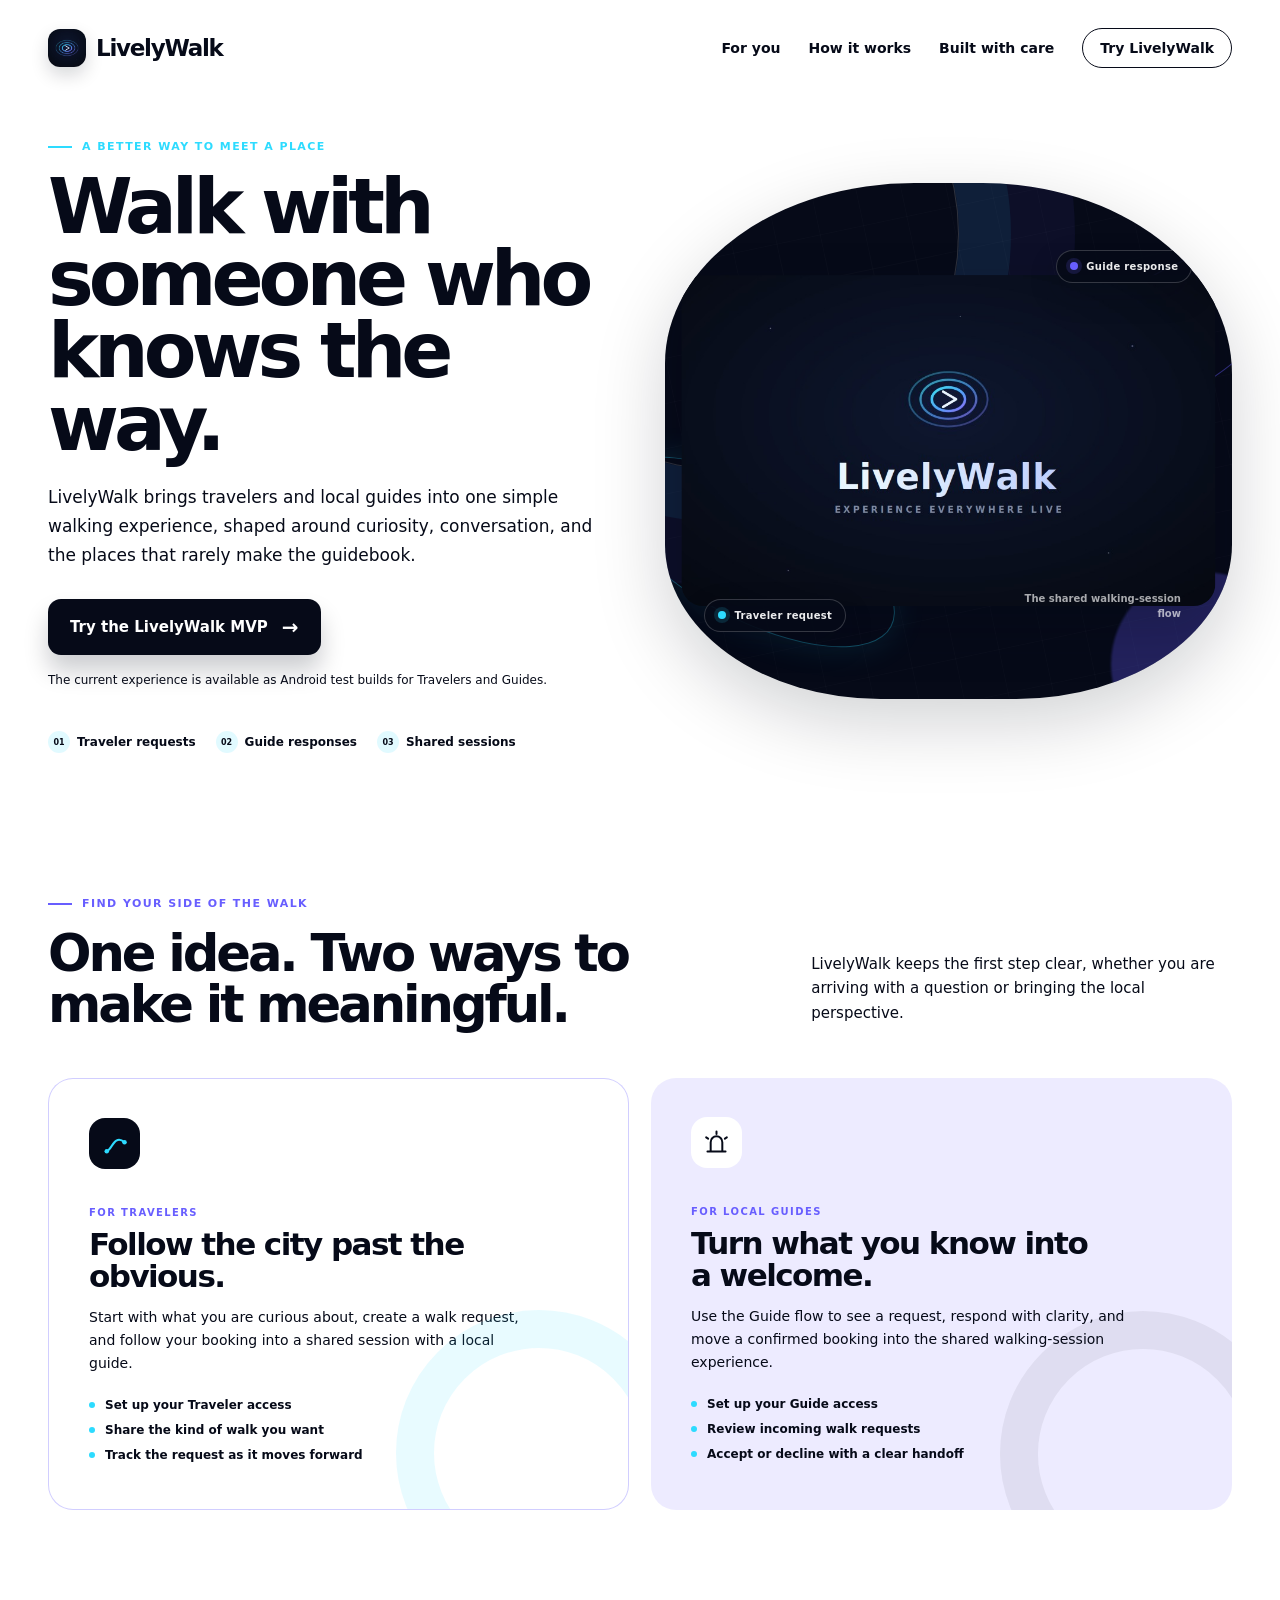
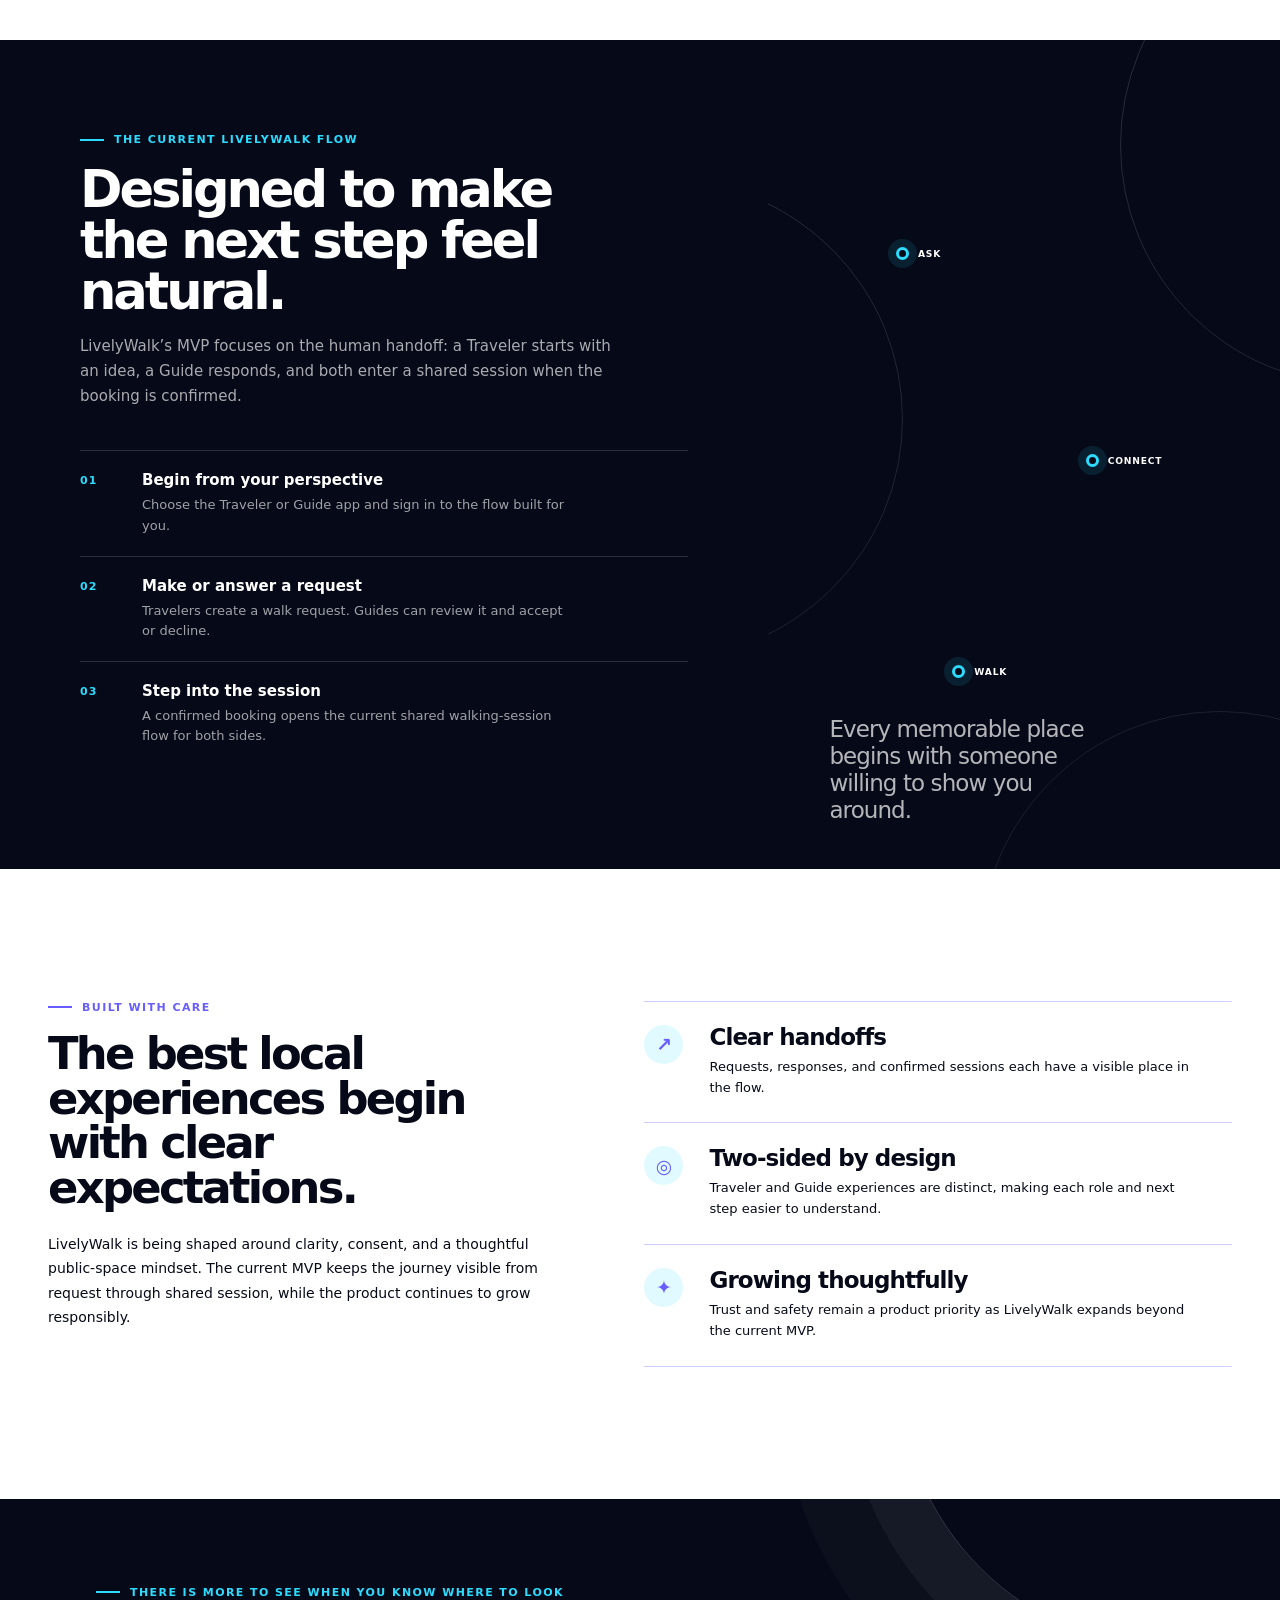
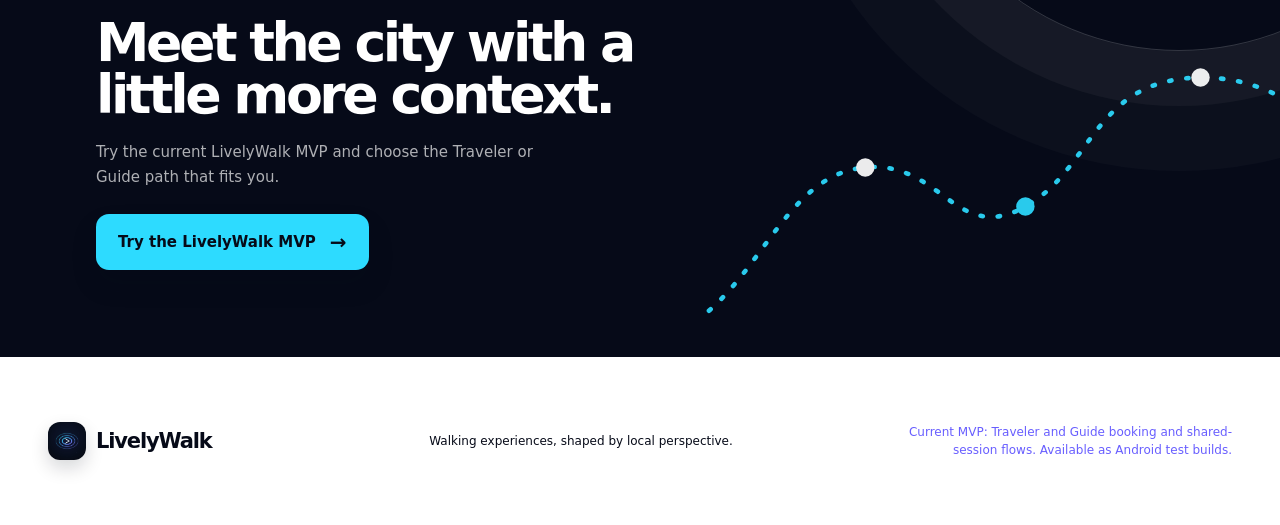
<file: index.html>
<!doctype html>
<html lang="en">
  <head>
    <meta charset="utf-8" />
    <meta name="viewport" content="width=device-width, initial-scale=1" />
    <meta name="description" content="LivelyWalk connects travelers with local guides for shared walking experiences." />
    <meta name="theme-color" content="#060a18" />
    <link rel="icon" href="assets/livelywalk-icon.jpg" type="image/jpeg" />
    <title>LivelyWalk — Walk with someone who knows the way</title>
    <link rel="stylesheet" href="styles.css" />
  </head>
  <body>
    <a class="skip-link" href="#main">Skip to content</a>
    <div class="site-shell">
      <header class="site-header">
        <a class="brand" href="#top" aria-label="LivelyWalk home">
          <img class="brand-icon" src="assets/livelywalk-icon.jpg" alt="" width="48" height="48" />
          <span>LivelyWalk</span>
        </a>
        <button class="menu-toggle" type="button" aria-expanded="false" aria-controls="site-nav">
          <span class="sr-only">Open navigation</span>
          <span></span><span></span>
        </button>
        <nav id="site-nav" class="site-nav" aria-label="Primary navigation">
          <a href="#paths">For you</a>
          <a href="#how-it-works">How it works</a>
          <a href="#trust">Built with care</a>
          <a class="nav-cta" href="https://rendezvous-livewalk-apks.webpeter.com">Try LivelyWalk</a>
        </nav>
      </header>

      <main id="main">
        <section id="top" class="hero" aria-labelledby="hero-title">
          <div class="hero-copy">
            <p class="eyebrow"><span></span> A better way to meet a place</p>
            <h1 id="hero-title">Walk with someone who knows the way.</h1>
            <p class="hero-lede">LivelyWalk brings travelers and local guides into one simple walking experience, shaped around curiosity, conversation, and the places that rarely make the guidebook.</p>
            <div class="hero-actions">
              <a class="button button-primary" href="https://rendezvous-livewalk-apks.webpeter.com">Try the LivelyWalk MVP <span aria-hidden="true">→</span></a>
            </div>
            <p class="hero-note">The current experience is available as Android test builds for Travelers and Guides.</p>
            <div class="hero-proof" aria-label="Current LivelyWalk MVP capabilities">
              <span><i aria-hidden="true">01</i> Traveler requests</span>
              <span><i aria-hidden="true">02</i> Guide responses</span>
              <span><i aria-hidden="true">03</i> Shared sessions</span>
            </div>
          </div>

          <div class="hero-art">
            <div class="art-grid" aria-hidden="true"></div>
            <div class="brand-orbit orbit-one" aria-hidden="true"></div>
            <div class="brand-orbit orbit-two" aria-hidden="true"></div>
            <img class="hero-wordmark" src="assets/livelywalk-wordmark.jpg" alt="LivelyWalk — Experience everywhere live" width="900" height="560" />
            <div class="hero-signal signal-traveler" aria-hidden="true"><span></span> Traveler request</div>
            <div class="hero-signal signal-guide" aria-hidden="true"><span></span> Guide response</div>
            <div class="hero-caption" aria-hidden="true">The shared walking-session flow</div>
          </div>
        </section>

        <section id="paths" class="paths section" aria-labelledby="paths-title">
          <div class="section-heading split-heading">
            <div>
              <p class="eyebrow eyebrow-dark"><span></span> Find your side of the walk</p>
              <h2 id="paths-title">One idea. Two ways to make it meaningful.</h2>
            </div>
            <p>LivelyWalk keeps the first step clear, whether you are arriving with a question or bringing the local perspective.</p>
          </div>
          <div class="path-grid">
            <article class="path-card traveler-card">
              <div class="path-card-icon" aria-hidden="true">
                <svg viewBox="0 0 48 48"><path d="M12 36c7-2.5 8.7-15 17-17.5 4.3-1.3 7.2.8 10.5 3.7" fill="none" stroke="currentColor" stroke-width="3.4" stroke-linecap="round"/><circle cx="12" cy="36" r="3.5" fill="currentColor"/><circle cx="39.5" cy="22.2" r="3.5" fill="currentColor"/></svg>
              </div>
              <p class="path-kicker">For travelers</p>
              <h3>Follow the city past the obvious.</h3>
              <p>Start with what you are curious about, create a walk request, and follow your booking into a shared session with a local guide.</p>
              <ul>
                <li>Set up your Traveler access</li>
                <li>Share the kind of walk you want</li>
                <li>Track the request as it moves forward</li>
              </ul>
            </article>
            <article class="path-card guide-card">
              <div class="path-card-icon" aria-hidden="true">
                <svg viewBox="0 0 48 48"><path d="M15 38V23.5a9 9 0 0 1 18 0V38M10 38h28M24 7v4M8 16l3 2M40 16l-3 2" fill="none" stroke="currentColor" stroke-width="3.1" stroke-linecap="round"/></svg>
              </div>
              <p class="path-kicker">For local guides</p>
              <h3>Turn what you know into a welcome.</h3>
              <p>Use the Guide flow to see a request, respond with clarity, and move a confirmed booking into the shared walking-session experience.</p>
              <ul>
                <li>Set up your Guide access</li>
                <li>Review incoming walk requests</li>
                <li>Accept or decline with a clear handoff</li>
              </ul>
            </article>
          </div>
        </section>

        <section id="how-it-works" class="how-it-works" aria-labelledby="how-title">
          <div class="how-panel">
            <div class="section-heading section-heading-light">
              <p class="eyebrow"><span></span> The current LivelyWalk flow</p>
              <h2 id="how-title">Designed to make the next step feel natural.</h2>
              <p>LivelyWalk’s MVP focuses on the human handoff: a Traveler starts with an idea, a Guide responds, and both enter a shared session when the booking is confirmed.</p>
            </div>
            <ol class="steps">
              <li>
                <span class="step-number">01</span>
                <div><h3>Begin from your perspective</h3><p>Choose the Traveler or Guide app and sign in to the flow built for you.</p></div>
              </li>
              <li>
                <span class="step-number">02</span>
                <div><h3>Make or answer a request</h3><p>Travelers create a walk request. Guides can review it and accept or decline.</p></div>
              </li>
              <li>
                <span class="step-number">03</span>
                <div><h3>Step into the session</h3><p>A confirmed booking opens the current shared walking-session flow for both sides.</p></div>
              </li>
            </ol>
          </div>
          <div class="how-aside" aria-hidden="true">
            <div class="side-line line-one"></div><div class="side-line line-two"></div><div class="side-line line-three"></div>
            <div class="waypoint waypoint-one"><span></span><small>Ask</small></div>
            <div class="waypoint waypoint-two"><span></span><small>Connect</small></div>
            <div class="waypoint waypoint-three"><span></span><small>Walk</small></div>
            <p>Every memorable place begins with someone willing to show you around.</p>
          </div>
        </section>

        <section id="trust" class="trust section" aria-labelledby="trust-title">
          <div class="trust-intro">
            <p class="eyebrow eyebrow-dark"><span></span> Built with care</p>
            <h2 id="trust-title">The best local experiences begin with clear expectations.</h2>
            <p>LivelyWalk is being shaped around clarity, consent, and a thoughtful public-space mindset. The current MVP keeps the journey visible from request through shared session, while the product continues to grow responsibly.</p>
          </div>
          <div class="trust-grid">
            <article><span class="trust-icon" aria-hidden="true">↗</span><h3>Clear handoffs</h3><p>Requests, responses, and confirmed sessions each have a visible place in the flow.</p></article>
            <article><span class="trust-icon" aria-hidden="true">◎</span><h3>Two-sided by design</h3><p>Traveler and Guide experiences are distinct, making each role and next step easier to understand.</p></article>
            <article><span class="trust-icon" aria-hidden="true">✦</span><h3>Growing thoughtfully</h3><p>Trust and safety remain a product priority as LivelyWalk expands beyond the current MVP.</p></article>
          </div>
        </section>

        <section class="closing" aria-labelledby="closing-title">
          <div class="closing-copy">
            <p class="eyebrow"><span></span> There is more to see when you know where to look</p>
            <h2 id="closing-title">Meet the city with a little more context.</h2>
            <p>Try the current LivelyWalk MVP and choose the Traveler or Guide path that fits you.</p>
            <a class="button button-gold" href="https://rendezvous-livewalk-apks.webpeter.com">Try the LivelyWalk MVP <span aria-hidden="true">→</span></a>
          </div>
          <svg class="closing-art" viewBox="0 0 500 275" aria-hidden="true">
            <path d="M-20 250c69-39 89-136 160-142 67-6 78 68 139 34 59-33 59-111 152-112 34 0 59 9 89 28" fill="none" stroke="#2DDBFF" stroke-width="4" stroke-linecap="round" stroke-dasharray="2 13"/>
            <circle cx="140" cy="108" r="8" fill="#FFFFFF"/><circle cx="279" cy="142" r="8" fill="#2DDBFF"/><circle cx="431" cy="30" r="8" fill="#FFFFFF"/>
          </svg>
        </section>
      </main>

      <footer class="site-footer">
        <a class="brand footer-brand" href="#top" aria-label="Back to LivelyWalk home"><img class="brand-icon" src="assets/livelywalk-icon.jpg" alt="" width="48" height="48" /><span>LivelyWalk</span></a>
        <p>Walking experiences, shaped by local perspective.</p>
        <p class="footer-note">Current MVP: Traveler and Guide booking and shared-session flows. Available as Android test builds.</p>
      </footer>
    </div>
    <script>
      const button = document.querySelector('.menu-toggle');
      const nav = document.querySelector('.site-nav');
      button.addEventListener('click', () => {
        const open = button.getAttribute('aria-expanded') === 'true';
        button.setAttribute('aria-expanded', String(!open));
        nav.classList.toggle('is-open', !open);
      });
      nav.querySelectorAll('a').forEach((link) => link.addEventListener('click', () => {
        button.setAttribute('aria-expanded', 'false');
        nav.classList.remove('is-open');
      }));
    </script>
  </body>
</html>
</file>
<file: styles.css>
:root {
  --midnight-navy: #060a18;
  --electric-cyan: #2ddbff;
  --blue-violet: #685eff;
  --white: #ffffff;
  --ink: var(--midnight-navy);
  --ink-soft: var(--midnight-navy);
  --cream: var(--white);
  --sand: var(--white);
  --line: var(--blue-violet);
  --muted: var(--midnight-navy);
  --gold: var(--electric-cyan);
  --gold-deep: var(--blue-violet);
  --shadow: 0 24px 72px rgba(6, 10, 24, .18);
  --serif: 'Avenir Next', 'Segoe UI', ui-sans-serif, system-ui, sans-serif;
  --sans: Inter, ui-sans-serif, system-ui, -apple-system, BlinkMacSystemFont, 'Segoe UI', sans-serif;
}

* { box-sizing: border-box; }
html { scroll-behavior: smooth; }
body { margin: 0; background: var(--cream); color: var(--ink); font-family: var(--sans); -webkit-font-smoothing: antialiased; }
a { color: inherit; }
button { font: inherit; }

.skip-link { position: fixed; left: 16px; top: -60px; z-index: 30; padding: 12px 16px; border-radius: 10px; background: var(--gold); color: var(--ink); font-weight: 800; transition: top .2s ease; }
.skip-link:focus { top: 16px; }
.sr-only { clip: rect(0, 0, 0, 0); clip-path: inset(50%); height: 1px; overflow: hidden; position: absolute; white-space: nowrap; width: 1px; }
.site-shell { overflow: hidden; }

.site-header { width: min(1184px, calc(100% - 48px)); height: 96px; margin: 0 auto; display: flex; align-items: center; justify-content: space-between; position: relative; z-index: 10; }
.brand { display: inline-flex; align-items: center; gap: 10px; color: var(--ink); font-family: var(--serif); font-size: 23px; font-weight: 800; letter-spacing: -.055em; text-decoration: none; }
.brand-icon { width: 38px; height: 38px; border-radius: 12px; box-shadow: 0 8px 18px rgba(6, 10, 24, .16); object-fit: cover; }
.site-nav { display: flex; align-items: center; gap: 28px; font-size: 14px; font-weight: 700; }
.site-nav > a:not(.nav-cta) { color: var(--ink); text-decoration: none; transition: color .2s ease; }
.site-nav > a:not(.nav-cta):hover, .site-nav > a:not(.nav-cta):focus { color: var(--ink); }
.nav-cta { padding: 11px 17px; border: 1px solid var(--ink); border-radius: 999px; color: var(--ink); text-decoration: none; transition: background .2s ease, color .2s ease; }
.nav-cta:hover, .nav-cta:focus { background: var(--ink); color: var(--cream); }
.menu-toggle { display: none; border: 0; padding: 8px; background: transparent; color: var(--ink); cursor: pointer; }
.menu-toggle span:not(.sr-only) { display: block; width: 24px; height: 2px; margin: 5px 0; background: currentColor; }

.hero { width: min(1184px, calc(100% - 48px)); min-height: 638px; margin: 0 auto 112px; display: grid; grid-template-columns: minmax(0, 1.01fr) minmax(420px, .99fr); align-items: center; gap: 38px; }
.hero-copy { max-width: 626px; padding: 44px 0 32px; position: relative; z-index: 2; }
.eyebrow { margin: 0 0 18px; display: flex; align-items: center; gap: 10px; color: var(--gold); font-size: 11px; font-weight: 850; letter-spacing: .13em; text-transform: uppercase; }
.eyebrow span { width: 24px; height: 2px; background: currentColor; }
.eyebrow-dark { color: var(--gold-deep); }
h1, h2, h3, p { margin-top: 0; }
h1 { max-width: 590px; margin-bottom: 23px; font-family: var(--serif); font-size: clamp(3.2rem, 6vw, 5.35rem); line-height: .94; letter-spacing: -.065em; font-weight: 700; }
.hero-lede { max-width: 556px; margin-bottom: 30px; color: var(--ink); font-size: 17px; line-height: 1.7; }
.button { display: inline-flex; align-items: center; justify-content: center; gap: 14px; min-height: 56px; padding: 15px 22px; border-radius: 13px; font-size: 15px; font-weight: 850; text-decoration: none; transition: transform .2s ease, box-shadow .2s ease, background .2s ease; }
.button:hover, .button:focus { transform: translateY(-2px); }
.button-primary { background: var(--ink); color: var(--cream); box-shadow: 0 16px 24px rgba(6, 10, 24, .2); }
.button-primary:hover, .button-primary:focus { background: var(--blue-violet); box-shadow: 0 20px 28px rgba(6, 10, 24, .26); }
.button span { font-size: 20px; line-height: 1; }
.hero-note { margin: 16px 0 0; color: var(--muted); font-size: 12px; line-height: 1.5; }
.hero-proof { display: flex; flex-wrap: wrap; gap: 10px 20px; margin-top: 42px; color: var(--ink); font-size: 12px; font-weight: 750; }
.hero-proof span { display: inline-flex; align-items: center; gap: 7px; }
.hero-proof i { width: 22px; height: 22px; display: inline-grid; place-items: center; border-radius: 50%; background: rgba(45,219,255,.14); color: var(--ink); font-size: 8px; font-style: normal; }

.hero-art { min-height: 516px; position: relative; isolation: isolate; border-radius: 44% 44% 38% 38% / 35% 37% 30% 30%; background: var(--ink); box-shadow: var(--shadow); overflow: hidden; }
.hero-art::before { content: ''; position: absolute; width: 470px; height: 470px; left: -178px; top: -185px; border: 1px solid rgba(255,255,255,.16); border-radius: 50%; box-shadow: 0 0 0 52px rgba(45,219,255,.08), 0 0 0 116px rgba(104,94,255,.07); }
.hero-art::after { content: ''; position: absolute; width: 185px; height: 185px; right: -64px; bottom: -58px; border-radius: 50%; background: rgba(104,94,255,.3); filter: blur(1px); }
.art-grid { position: absolute; inset: 0; opacity: .2; background-image: linear-gradient(rgba(255,255,255,.1) 1px, transparent 1px), linear-gradient(90deg, rgba(255,255,255,.1) 1px, transparent 1px); background-size: 36px 36px; transform: rotate(-12deg) scale(1.23); }
.brand-orbit { position: absolute; z-index: 1; border: 1px solid rgba(45,219,255,.34); border-radius: 50%; pointer-events: none; }
.orbit-one { width: 318px; height: 134px; left: -73px; bottom: 80px; transform: rotate(28deg); box-shadow: 0 0 34px rgba(45,219,255,.12); }
.orbit-two { width: 285px; height: 120px; right: -80px; top: 92px; border-color: rgba(104,94,255,.46); transform: rotate(-32deg); }
.hero-wordmark { position: absolute; z-index: 2; width: min(94%, 560px); height: auto; left: 50%; top: 50%; transform: translate(-50%, -50%); border-radius: 22px; box-shadow: 0 22px 54px rgba(6,10,24,.24); }
.hero-signal { position: absolute; z-index: 3; display: inline-flex; align-items: center; gap: 8px; padding: 10px 13px; border: 1px solid rgba(255,255,255,.19); border-radius: 999px; background: rgba(6,10,24,.9); box-shadow: 0 12px 30px rgba(6,10,24,.2); color: rgba(255,255,255,.92); font-size: 10px; font-weight: 800; letter-spacing: .03em; }
.hero-signal span { width: 8px; height: 8px; border-radius: 50%; background: var(--gold); box-shadow: 0 0 0 4px rgba(45,219,255,.14); }
.signal-traveler { left: 7%; bottom: 13%; }
.signal-guide { right: 7%; top: 13%; }
.signal-guide span { background: var(--gold-deep); box-shadow: 0 0 0 4px rgba(104,94,255,.16); }
.hero-caption { position: absolute; z-index: 3; right: 9%; bottom: 15%; max-width: 170px; color: rgba(255,255,255,.65); font-size: 10px; font-weight: 750; line-height: 1.45; text-align: right; }

.section { width: min(1184px, calc(100% - 48px)); margin-left: auto; margin-right: auto; }
.paths { padding-bottom: 130px; }
.section-heading { margin-bottom: 48px; }
.split-heading { display: grid; grid-template-columns: 1.08fr .65fr; align-items: end; gap: 64px; }
.section-heading h2 { margin-bottom: 0; max-width: 685px; font-family: var(--serif); font-size: clamp(2.4rem, 4vw, 4rem); font-weight: 600; line-height: .99; letter-spacing: -.06em; }
.split-heading > p { margin: 0 0 4px; color: var(--muted); font-size: 15px; line-height: 1.65; }
.path-grid { display: grid; grid-template-columns: repeat(2, minmax(0, 1fr)); gap: 22px; }
.path-card { min-height: 410px; padding: 39px 40px 36px; border-radius: 25px; position: relative; overflow: hidden; }
.path-card::after { content: ''; position: absolute; width: 210px; height: 210px; right: -54px; bottom: -87px; border-radius: 50%; pointer-events: none; }
.traveler-card { border: 1px solid rgba(104,94,255,.3); background: var(--white); }
.traveler-card::after { border: 38px solid rgba(45,219,255,.11); }
.guide-card { background: rgba(104,94,255,.12); }
.guide-card::after { border: 38px solid rgba(6,10,24,.06); }
.path-card-icon { width: 51px; height: 51px; display: grid; place-items: center; margin-bottom: 38px; border-radius: 16px; background: var(--ink); color: var(--gold); }
.guide-card .path-card-icon { background: var(--white); color: var(--ink); }
.path-card-icon svg { width: 31px; height: 31px; }
.path-kicker { margin-bottom: 10px; color: var(--gold-deep); font-size: 10px; font-weight: 900; letter-spacing: .14em; text-transform: uppercase; }
.path-card h3 { max-width: 410px; margin-bottom: 13px; font-family: var(--serif); font-size: 31px; font-weight: 600; line-height: 1.05; letter-spacing: -.05em; }
.path-card > p:not(.path-kicker) { max-width: 450px; margin-bottom: 23px; color: var(--ink); font-size: 14px; line-height: 1.65; }
.path-card ul { position: relative; z-index: 1; padding: 0; margin: 0; list-style: none; color: var(--ink); font-size: 12px; font-weight: 750; }
.path-card li { display: flex; align-items: center; gap: 10px; margin: 11px 0; }
.path-card li::before { content: ''; width: 6px; height: 6px; flex: 0 0 auto; border-radius: 50%; background: var(--gold); }

.how-it-works { min-height: 635px; display: grid; grid-template-columns: minmax(0, 1.2fr) minmax(350px, .8fr); background: var(--ink); color: var(--cream); }
.how-panel { width: min(800px, 100%); justify-self: end; padding: 93px 80px max(76px, 8vw); }
.section-heading-light { max-width: 550px; margin-bottom: 42px; }
.section-heading-light h2 { max-width: 510px; margin-bottom: 18px; color: var(--cream); font-size: clamp(2.3rem, 4vw, 3.75rem); }
.section-heading-light > p:last-child { margin: 0; color: rgba(255,255,255,.66); font-size: 15px; line-height: 1.65; }
.steps { padding: 0; margin: 0; list-style: none; }
.steps li { display: grid; grid-template-columns: 42px 1fr; gap: 20px; padding: 20px 0; border-top: 1px solid rgba(255,255,255,.15); }
.step-number { padding-top: 3px; color: var(--gold); font-size: 11px; font-weight: 900; letter-spacing: .1em; }
.steps h3 { margin-bottom: 6px; color: var(--cream); font-size: 15px; }
.steps p { max-width: 430px; margin: 0; color: rgba(255,255,255,.62); font-size: 13px; line-height: 1.55; }
.how-aside { position: relative; min-height: 100%; overflow: hidden; background: var(--ink); }
.how-aside::after { content: ''; position: absolute; inset: 0; background: linear-gradient(180deg, rgba(6,10,24,.08), rgba(6,10,24,.48)); }
.side-line { position: absolute; width: 480px; height: 480px; border: 1px solid rgba(255,255,255,.15); border-radius: 50%; }
.line-one { right: -320px; top: -135px; }
.line-two { left: -345px; top: 139px; }
.line-three { right: -180px; bottom: -322px; }
.waypoint { position: absolute; z-index: 2; display: flex; align-items: center; gap: 9px; color: var(--cream); font-size: 11px; font-weight: 800; letter-spacing: .07em; text-transform: uppercase; }
.waypoint span { width: 13px; height: 13px; border: 3px solid var(--gold); border-radius: 50%; background: var(--ink); box-shadow: 0 0 0 8px rgba(45,219,255,.1); }
.waypoint-one { top: 25%; left: 25%; }.waypoint-two { top: 50%; right: 23%; }.waypoint-three { bottom: 23%; left: 36%; }
.how-aside p { position: absolute; z-index: 2; bottom: 45px; left: 12%; max-width: 270px; margin: 0; color: rgba(255,255,255,.7); font-family: var(--serif); font-size: 23px; line-height: 1.17; letter-spacing: -.04em; }

.trust { display: grid; grid-template-columns: .92fr 1.08fr; gap: 96px; align-items: start; padding-top: 132px; padding-bottom: 132px; }
.trust-intro h2 { margin-bottom: 21px; font-family: var(--serif); font-size: clamp(2.3rem, 3.5vw, 3.5rem); font-weight: 600; line-height: 1; letter-spacing: -.06em; }
.trust-intro > p:last-child { max-width: 490px; margin-bottom: 0; color: var(--muted); font-size: 14px; line-height: 1.75; }
.trust-grid { display: grid; gap: 0; }
.trust-grid article { padding: 22px 0 24px 65px; position: relative; border-bottom: 1px solid rgba(104,94,255,.32); }
.trust-grid article:first-child { border-top: 1px solid rgba(104,94,255,.32); }
.trust-icon { position: absolute; left: 0; top: 23px; width: 39px; height: 39px; display: grid; place-items: center; border-radius: 50%; background: rgba(45,219,255,.14); color: var(--blue-violet); font-size: 19px; font-weight: 600; }
.trust-grid h3 { margin-bottom: 7px; font-family: var(--serif); font-size: 23px; font-weight: 600; letter-spacing: -.04em; }
.trust-grid p { max-width: 490px; margin: 0; color: var(--muted); font-size: 13px; line-height: 1.6; }

.closing { min-height: 422px; padding: 87px max(24px, calc((100vw - 1088px) / 2)); position: relative; background: var(--ink); color: var(--cream); overflow: hidden; }
.closing::before { content: ''; width: 560px; height: 560px; position: absolute; right: -180px; top: -410px; border: 1px solid rgba(255,255,255,.18); border-radius: 50%; box-shadow: 0 0 0 55px rgba(255,255,255,.04), 0 0 0 120px rgba(255,255,255,.025); }
.closing-copy { max-width: 610px; position: relative; z-index: 2; }
.closing h2 { max-width: 600px; margin-bottom: 18px; font-family: var(--serif); font-size: clamp(2.7rem, 4.2vw, 4.2rem); font-weight: 600; line-height: .98; letter-spacing: -.065em; }
.closing-copy > p:not(.eyebrow) { max-width: 440px; margin-bottom: 25px; color: rgba(255,255,255,.68); font-size: 15px; line-height: 1.65; }
.button-gold { background: var(--gold); color: var(--ink); box-shadow: 0 14px 25px rgba(6,10,24,.17); }
.button-gold:hover, .button-gold:focus { background: var(--blue-violet); }
.closing-art { position: absolute; right: 0; bottom: -2px; width: min(45vw, 610px); height: auto; opacity: .92; }

.site-footer { width: min(1184px, calc(100% - 48px)); min-height: 168px; margin: 0 auto; display: grid; grid-template-columns: 1fr 1.2fr 1fr; align-items: center; gap: 30px; color: var(--ink); font-size: 12px; }
.footer-brand { font-size: 21px; }.site-footer > p { margin: 0; line-height: 1.55; }.footer-note { text-align: right; color: var(--blue-violet); }

@media (max-width: 860px) {
  .site-header { width: min(100% - 32px, 700px); height: 78px; }
  .menu-toggle { display: block; position: relative; z-index: 4; }
  .site-nav { display: none; position: absolute; top: 65px; right: 0; width: min(290px, 100vw - 32px); padding: 17px; align-items: stretch; gap: 0; flex-direction: column; border: 1px solid rgba(6,10,24,.08); border-radius: 17px; background: var(--cream); box-shadow: var(--shadow); }
  .site-nav.is-open { display: flex; }
  .site-nav > a:not(.nav-cta) { padding: 12px 8px; }.nav-cta { margin-top: 6px; text-align: center; }
  .hero { width: min(100% - 32px, 700px); min-height: 0; margin-bottom: 88px; grid-template-columns: 1fr; gap: 10px; }
  .hero-copy { padding: 53px 0 8px; }.hero-art { width: min(100%, 590px); min-height: 485px; justify-self: center; margin-top: 23px; }
  .section { width: min(100% - 32px, 700px); }.paths { padding-bottom: 88px; }.split-heading { grid-template-columns: 1fr; gap: 17px; }.section-heading { margin-bottom: 34px; }
  .path-card { min-height: 0; padding: 34px 30px; }.path-card-icon { margin-bottom: 30px; }
  .how-it-works { grid-template-columns: 1fr; }.how-panel { width: min(100% - 32px, 700px); padding: 77px 0 60px; justify-self: center; }.how-aside { min-height: 315px; }.how-aside p { bottom: 35px; }
  .trust { grid-template-columns: 1fr; gap: 45px; padding-top: 89px; padding-bottom: 89px; }.closing { padding: 76px max(16px, calc((100vw - 668px) / 2)); }.closing-art { width: 510px; right: -165px; }.site-footer { width: min(100% - 32px, 700px); min-height: 190px; grid-template-columns: 1fr 1fr; padding: 28px 0; }.site-footer > p { text-align: right; }.footer-note { grid-column: 1 / -1; text-align: left; }
}

@media (max-width: 570px) {
  .brand { font-size: 22px; }.brand-icon { width: 36px; height: 36px; }.hero-copy { padding-top: 39px; }h1 { font-size: clamp(3.2rem, 14.7vw, 4.7rem); }.hero-lede { font-size: 16px; line-height: 1.62; }.hero-proof { gap: 9px 13px; margin-top: 32px; }.hero-art { min-height: 435px; border-radius: 34% 34% 29% 29% / 25% 25% 24% 24%; }.hero-wordmark { width: 104%; border-radius: 18px; }.hero-signal { padding: 8px 10px; font-size: 9px; }.signal-traveler { left: 5%; bottom: 10%; }.signal-guide { right: 5%; top: 10%; }.hero-caption { right: 6%; bottom: 16%; max-width: 135px; font-size: 9px; }.path-grid { grid-template-columns: 1fr; }.section-heading h2 { font-size: clamp(2.35rem, 11vw, 3.3rem); }.path-card h3 { font-size: 29px; }.how-panel { padding-top: 64px; }.section-heading-light h2 { font-size: clamp(2.35rem, 11vw, 3.4rem); }.steps li { grid-template-columns: 34px 1fr; gap: 13px; }.trust-intro h2 { font-size: clamp(2.35rem, 11vw, 3.4rem); }.closing { min-height: 450px; }.closing h2 { font-size: clamp(2.7rem, 12.5vw, 4rem); }.closing-art { width: 490px; right: -230px; bottom: -4px; }.site-footer { grid-template-columns: 1fr; gap: 14px; }.site-footer > p { text-align: left; }.footer-note { grid-column: auto; }.button { width: 100%; }.hero-actions { max-width: 330px; }
}

@media (prefers-reduced-motion: reduce) { html { scroll-behavior: auto; } *, *::before, *::after { transition-duration: .01ms !important; animation-duration: .01ms !important; animation-iteration-count: 1 !important; } }
</file>
